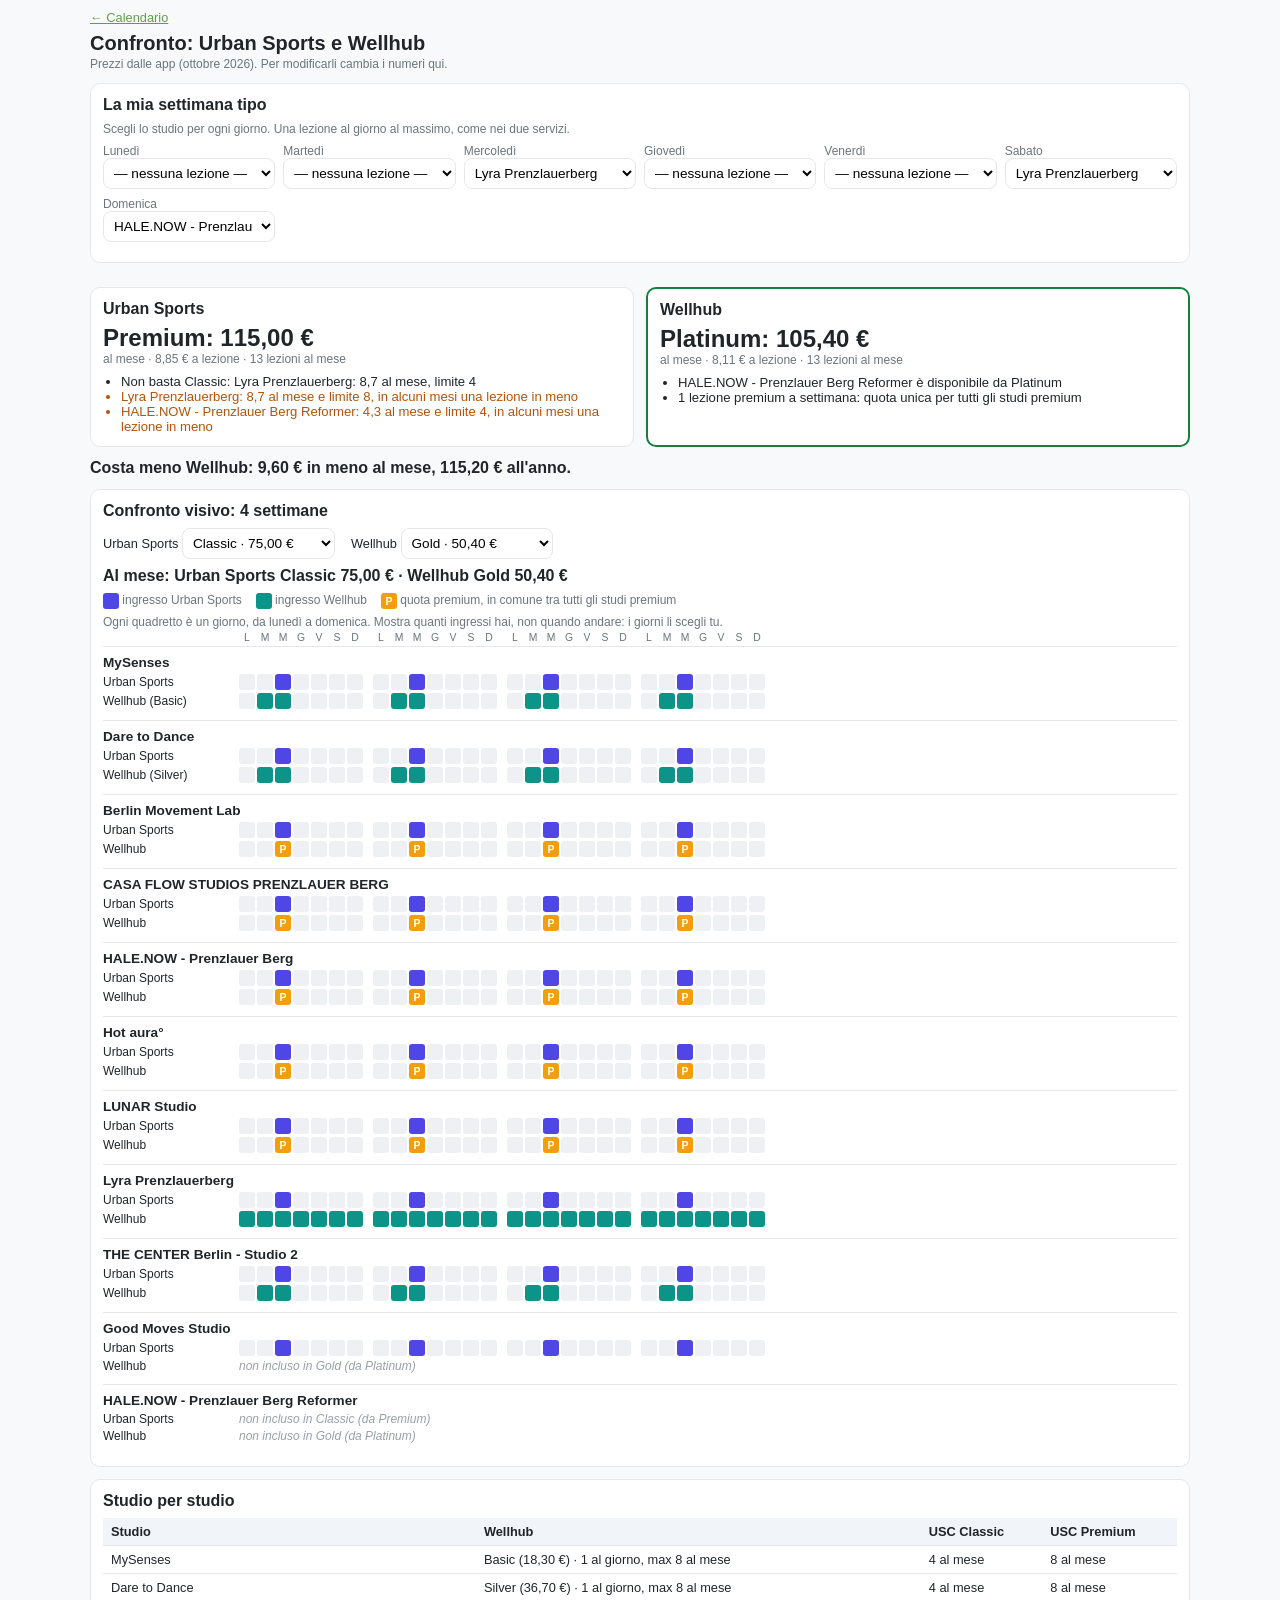
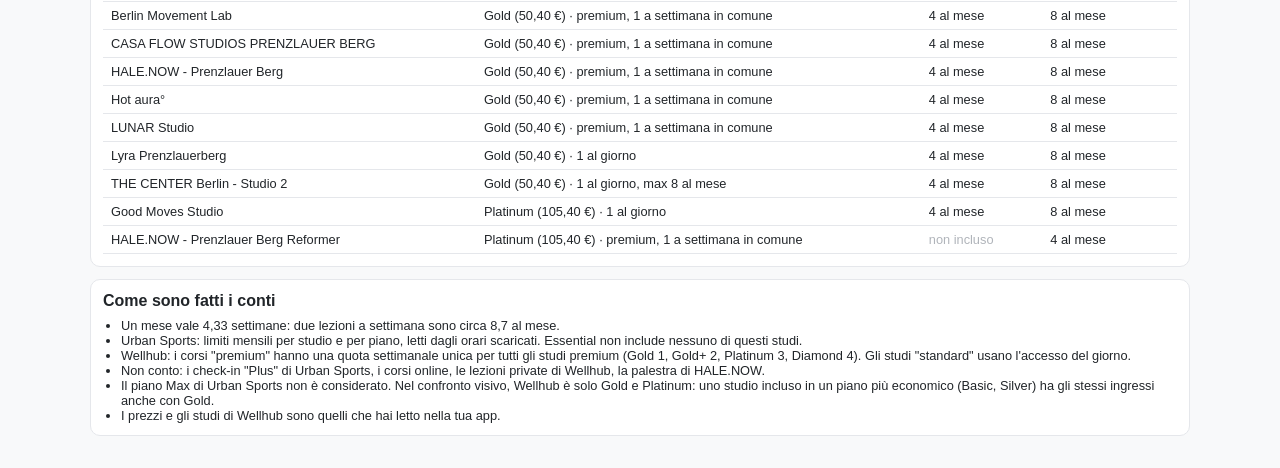
<file: confronto.html>
<!DOCTYPE html>
<html lang="it">
<head>
<meta charset="UTF-8">
<meta name="robots" content="noindex, nofollow">
<meta name="viewport" content="width=device-width, initial-scale=1">
<title>Confronto abbonamenti</title>
<style>
:root{--bg:#f8f9fa;--card:#fff;--text:#212529;--muted:#6c757d;--primary:#6a994e;--border:#e5e7eb;--good:#15803d;--bad:#b91c1c;--warn:#b45309}
*{box-sizing:border-box}
body{margin:0;padding:8px 12px 32px;background:var(--bg);color:var(--text);font-family:-apple-system,BlinkMacSystemFont,"Segoe UI",Roboto,Helvetica,Arial,sans-serif}
header,main{max-width:1100px;margin:0 auto}
header a{font-size:.8rem;color:var(--primary)}
h1{font-size:1.25rem;margin:6px 0 2px}
h2{font-size:1rem;margin:0 0 8px}
.meta,.hint{font-size:.75rem;color:var(--muted)}
.card{background:var(--card);border:1px solid var(--border);border-radius:10px;padding:12px;margin-top:12px}
.week{display:grid;grid-template-columns:repeat(auto-fit,minmax(150px,1fr));gap:8px;margin:8px 0}
.week label{font-size:.75rem;color:var(--muted);display:block}
select{width:100%;padding:6px;border:1px solid var(--border);border-radius:8px;font-size:.85rem;background:#fff}
.two{display:grid;grid-template-columns:repeat(auto-fit,minmax(280px,1fr));gap:12px;margin-top:12px}
.res h3{margin:0 0 6px;font-size:1rem}
.big{font-size:1.5rem;font-weight:700}
.res.win{border:2px solid var(--good)}
.res ul{margin:8px 0 0;padding-left:18px;font-size:.82rem}
.warn{color:var(--warn)}.bad{color:var(--bad)}.ok{color:var(--good)}
.verdict{margin-top:12px;font-weight:600}
.scroll{overflow-x:auto}
table{border-collapse:collapse;width:100%;font-size:.8rem}
th,td{border-bottom:1px solid var(--border);padding:6px 8px;text-align:left;white-space:nowrap}
th{background:#f1f5f9}
td.no{color:#b0b4ba}
.notes ul{font-size:.8rem;padding-left:18px;margin:0}
.vzbar{display:flex;gap:16px;flex-wrap:wrap;font-size:.8rem;margin-bottom:8px}
.vzbar select{width:auto}
.legend{display:flex;gap:14px;flex-wrap:wrap;font-size:.75rem;color:var(--muted);margin-bottom:6px;align-items:center}
.legend .sq{display:inline-flex;vertical-align:middle}
.vz{border-top:1px solid var(--border);padding:8px 0}
.vz-name{font-weight:600;font-size:.85rem;margin-bottom:4px}
.vzr{display:grid;grid-template-columns:130px 1fr;align-items:center;gap:6px;margin:3px 0;font-size:.75rem}
.weeks{display:flex;gap:10px;flex-wrap:wrap}
.wk{display:flex;gap:2px}
.sq{width:16px;height:16px;border-radius:3px;background:#eef0f3;font-size:.65rem;font-weight:700;display:flex;align-items:center;justify-content:center;color:#fff}
.sq.u{background:#4f46e5}.sq.w{background:#0d9488}.sq.p{background:#f59e0b}
.dh{width:16px;text-align:center;font-size:.65rem;color:var(--muted)}
.nota{color:#9aa0a6;font-style:italic}
@media(max-width:600px){.sq,.dh{width:11px}.sq{height:11px}.vzr{grid-template-columns:1fr}}
</style>
</head>
<body>
<header>
  <a href="index.html">← Calendario</a>
  <h1>Confronto: Urban Sports e Wellhub</h1>
  <div class="meta" id="meta">Carico i dati…</div>
</header>
<main>
  <section class="card">
    <h2>La mia settimana tipo</h2>
    <div class="hint">Scegli lo studio per ogni giorno. Una lezione al giorno al massimo, come nei due servizi.</div>
    <div class="week" id="week"></div>
  </section>
  <section class="two" id="result"></section>
  <div class="verdict" id="verdict"></div>
  <section class="card">
    <h2>Confronto visivo: 4 settimane</h2>
    <div class="vzbar">
      <label>Urban Sports <select id="vu"></select></label>
      <label>Wellhub <select id="vw"></select></label>
    </div>
    <div class="verdict" id="vprice" style="margin:0 0 8px"></div>
    <div class="legend">
      <span><span class="sq u"></span> ingresso Urban Sports</span>
      <span><span class="sq w"></span> ingresso Wellhub</span>
      <span><span class="sq p">P</span> quota premium, in comune tra tutti gli studi premium</span>
    </div>
    <div class="hint">Ogni quadretto è un giorno, da lunedì a domenica. Mostra quanti ingressi hai, non quando andare: i giorni li scegli tu.</div>
    <div id="viz"></div>
  </section>
  <section class="card"><h2>Studio per studio</h2><div class="scroll"><table id="table"></table></div></section>
  <section class="card notes"><h2>Come sono fatti i conti</h2><ul>
    <li>Un mese vale 4,33 settimane: due lezioni a settimana sono circa 8,7 al mese.</li>
    <li>Urban Sports: limiti mensili per studio e per piano, letti dagli orari scaricati. Essential non include nessuno di questi studi.</li>
    <li>Wellhub: i corsi "premium" hanno una quota settimanale unica per tutti gli studi premium (Gold 1, Gold+ 2, Platinum 3, Diamond 4). Gli studi "standard" usano l'accesso del giorno.</li>
    <li>Non conto: i check-in "Plus" di Urban Sports, i corsi online, le lezioni private di Wellhub, la palestra di HALE.NOW.</li>
    <li>Il piano Max di Urban Sports non è considerato. Nel confronto visivo, Wellhub è solo Gold e Platinum: uno studio incluso in un piano più economico (Basic, Silver) ha gli stessi ingressi anche con Gold.</li>
    <li>I prezzi e gli studi di Wellhub sono quelli che hai letto nella tua app.</li>
  </ul></section>
</main>
<script>
const WPM = 52 / 12, DAYS = ["Lunedì", "Martedì", "Mercoledì", "Giovedì", "Venerdì", "Sabato", "Domenica"];
const $ = id => document.getElementById(id);
const el = (t, c, x) => { const e = document.createElement(t); if (c) e.className = c; if (x !== undefined) e.textContent = x; return e; };
const eur = n => n.toLocaleString("it-IT", { minimumFractionDigits: 2, maximumFractionDigits: 2 }) + " €";
const num = n => n.toLocaleString("it-IT", { maximumFractionDigits: 1 });
const store = {
  get(k, f) { try { const v = localStorage.getItem(k); return v === null ? f : JSON.parse(v); } catch (e) { return f; } },
  set(k, v) { try { localStorage.setItem(k, JSON.stringify(v)); } catch (e) { } }
};
let cfg, venues = {};
let week = store.get("cw", ["", "", "lyra-prenzlauerberg", "", "", "lyra-prenzlauerberg", "halenow-prenzlauer-berg-pilates-reformer"]);
const people = 1;
const nm = s => (venues[s] || {}).name || s;
const limitOf = (slug, code) => ((venues[slug] || {}).visitLimits || []).find(x => x.name === code);

// Urban Sports: il piano più economico che regge tutti i limiti mensili per studio
function calcUSC(counts) {
  const plans = cfg.usc.plans; let prevFail = [];
  for (let i = 0; i < plans.length; i++) {
    const p = plans[i], fail = [], warn = [];
    for (const [slug, n] of Object.entries(counts)) {
      const lim = limitOf(slug, p.code), monthly = n * WPM;
      if (!lim || !lim.isProvidedByVenue || lim.monthlyLimitVenueAddress == null) { fail.push(`${nm(slug)} non è incluso in ${p.name}`); continue; }
      const cap = lim.monthlyLimitVenueAddress;
      if (cap < 0) continue;
      if (monthly > cap + 1) fail.push(`${nm(slug)}: ${num(monthly)} al mese, limite ${cap}`);
      else if (monthly > cap) warn.push(`${nm(slug)}: ${num(monthly)} al mese e limite ${cap}, in alcuni mesi una lezione in meno`);
    }
    if (!fail.length) return { plan: p, name: p.name, price: p.price, why: i ? [`Non basta ${plans[i - 1].name}: ${prevFail[0]}`] : [], warn };
    prevFail = fail;
  }
  return { none: true, why: prevFail };
}
// Wellhub: piano minimo dello studio più "alto" e quota premium settimanale
function calcWH(counts) {
  const plans = cfg.wellhub.plans, st = cfg.wellhub.studios, why = [], warn = [];
  let minIdx = 0, bind = null, premium = 0;
  for (const [slug, n] of Object.entries(counts)) {
    const s = st[slug];
    if (!s) { warn.push(`${nm(slug)} non è su Wellhub`); continue; }
    const idx = plans.findIndex(p => p.id === s.from);
    if (idx >= minIdx) { minIdx = idx; bind = slug; }
    if (s.type === "premium") premium += n;
    if (s.cap && n * WPM > s.cap) warn.push(`${nm(slug)}: limite ${s.cap} al mese`);
    if (s.note) warn.push(`${nm(slug)}: ${s.note}`);
  }
  if (bind) why.push(`${nm(bind)} è disponibile da ${plans[minIdx].id}`);
  let idx = minIdx;
  while (idx < plans.length && plans[idx].premiumPerWeek < premium) idx++;
  if (idx >= plans.length) return { none: true, why: [`${premium} lezioni premium a settimana sono più della quota di qualsiasi piano`] };
  if (premium) why.push(`${premium} lezion${premium > 1 ? "i" : "e"} premium a settimana: quota unica per tutti gli studi premium${idx > minIdx ? `, serve almeno ${plans[idx].id}` : ""}`);
  return { plan: plans[idx], name: plans[idx].id, price: plans[idx].price, why, warn };
}
function card(title, r, perMonth, win) {
  const c = el("section", "card res" + (win ? " win" : ""));
  c.appendChild(el("h3", null, title));
  if (r.none) { c.appendChild(el("div", "bad", "Nessun piano copre questa settimana")); }
  else {
    c.appendChild(el("div", "big", `${r.name}: ${eur(r.price * people)}`));
    c.appendChild(el("div", "hint", `al mese${people > 1 ? `, ${people} × ${eur(r.price)}` : ""} · ${eur(r.price / perMonth)} a lezione · ${num(perMonth)} lezioni al mese`));
  }
  const ul = el("ul");
  r.why.forEach(t => ul.appendChild(el("li", null, t)));
  (r.warn || []).forEach(t => ul.appendChild(el("li", "warn", t)));
  if (ul.children.length) c.appendChild(ul);
  return c;
}
function render() {
  const counts = {};
  week.forEach(s => { if (s) counts[s] = (counts[s] || 0) + 1; });
  const total = week.filter(Boolean).length, res = $("result"), v = $("verdict");
  res.innerHTML = ""; v.textContent = ""; v.className = "verdict";
  if (!total) { res.appendChild(el("p", "hint", "Scegli almeno un giorno per vedere il confronto.")); return; }
  const perMonth = total * WPM, u = calcUSC(counts), w = calcWH(counts);
  const best = !u.none && !w.none ? (u.price < w.price ? "u" : w.price < u.price ? "w" : "") : (u.none ? (w.none ? "" : "w") : "u");
  res.append(card("Urban Sports", u, perMonth, best === "u"), card("Wellhub", w, perMonth, best === "w"));
  if (!u.none && !w.none && best) {
    const d = Math.abs(u.price - w.price) * people;
    v.textContent = `Costa meno ${best === "u" ? "Urban Sports" : "Wellhub"}: ${eur(d)} in meno al mese, ${eur(d * 12)} all'anno.`;
  } else if (best) v.textContent = `Con questa settimana solo ${best === "u" ? "Urban Sports" : "Wellhub"} copre tutto.`;
}
function buildTable() {
  const st = cfg.wellhub.studios, plans = cfg.wellhub.plans, t = $("table");
  const price = s => plans.find(p => p.id === st[s].from).price;
  const slugs = Object.keys(st).sort((a, b) => price(a) - price(b) || nm(a).localeCompare(nm(b)));
  const head = el("tr"); ["Studio", "Wellhub", ...cfg.usc.plans.map(p => "USC " + p.name)].forEach(h => head.appendChild(el("th", null, h)));
  t.appendChild(head);
  slugs.forEach(s => {
    const tr = el("tr"), w = st[s];
    tr.appendChild(el("td", null, nm(s)));
    tr.appendChild(el("td", null, `${w.from} (${eur(price(s))}) · ${w.type === "premium" ? "premium, 1 a settimana in comune" : "1 al giorno"}${w.cap ? `, max ${w.cap} al mese` : ""}`));
    cfg.usc.plans.forEach(p => {
      const lim = limitOf(s, p.code), ok = lim && lim.isProvidedByVenue && lim.monthlyLimitVenueAddress != null;
      tr.appendChild(el("td", ok ? null : "no", ok ? (lim.monthlyLimitVenueAddress < 0 ? "senza limite" : `${lim.monthlyLimitVenueAddress} al mese`) : "non incluso"));
    });
    t.appendChild(tr);
  });
}
// ---------- confronto visivo ----------
const ORDER = [2, 1, 3, 0, 4, 5, 6], DL = ["L", "M", "M", "G", "V", "S", "D"];   // mercoledì, martedì, giovedì, lunedì...
let vu = store.get("vu", "M"), vw = store.get("vw", "Gold");
const unlimited = () => [0, 1, 2, 3].map(() => [0, 1, 2, 3, 4, 5, 6]);
// ingressi al mese distribuiti sulle 4 settimane: 4 = un mercoledì a settimana, 8 = martedì e mercoledì
const pattern = n => [0, 1, 2, 3].map(w => ORDER.slice(0, Math.min(7, Math.floor(n / 4) + (w < n % 4 ? 1 : 0))));
function weeksEl(days, cls, label) {
  const wrap = el("div", "weeks");
  days.forEach(set => {
    const wk = el("div", "wk");
    for (let d = 0; d < 7; d++) { const on = set.includes(d), q = el("span", "sq" + (on ? " " + cls : "")); if (on && label) q.textContent = label; wk.appendChild(q); }
    wrap.appendChild(wk);
  });
  return wrap;
}
function buildViz() {
  const box = $("viz"), st = cfg.wellhub.studios, plans = cfg.wellhub.plans;
  box.innerHTML = "";
  const pIdx = plans.findIndex(p => p.id === vw), up = cfg.usc.plans.find(p => p.code === vu);
  $("vprice").textContent = `Al mese: Urban Sports ${up.name} ${eur(up.price)} · Wellhub ${vw} ${eur(plans[pIdx].price)}`;
  const price = s => plans.find(p => p.id === st[s].from).price;
  const row = (label, content) => { const r = el("div", "vzr"); r.append(el("div", null, label), content); return r; };
  const head = el("div", "weeks");
  for (let w = 0; w < 4; w++) { const wk = el("div", "wk"); DL.forEach(l => wk.appendChild(el("span", "dh", l))); head.appendChild(wk); }
  box.appendChild(row("", head));
  Object.keys(st).sort((a, b) => price(a) - price(b) || nm(a).localeCompare(nm(b))).forEach(slug => {
    const s = st[slug], blk = el("div", "vz");
    blk.appendChild(el("div", "vz-name", nm(slug)));
    // Urban Sports
    const lim = limitOf(slug, vu), ok = lim && lim.isProvidedByVenue && lim.monthlyLimitVenueAddress != null;
    if (ok) blk.appendChild(row(`Urban Sports`, weeksEl(lim.monthlyLimitVenueAddress < 0 ? unlimited() : pattern(lim.monthlyLimitVenueAddress), "u")));
    else {
      const first = cfg.usc.plans.find(p => { const l = limitOf(slug, p.code); return l && l.isProvidedByVenue && l.monthlyLimitVenueAddress != null; });
      blk.appendChild(row("Urban Sports", el("span", "nota", `non incluso in ${up.name}${first ? ` (da ${first.name})` : ""}`)));
    }
    // Wellhub
    const sIdx = plans.findIndex(p => p.id === s.from), label = "Wellhub" + (sIdx < pIdx ? ` (${s.from})` : "");
    if (sIdx > pIdx) blk.appendChild(row("Wellhub", el("span", "nota", `non incluso in ${vw} (da ${s.from})`)));
    else if (s.type === "premium") blk.appendChild(row(label, weeksEl(Array(4).fill(ORDER.slice(0, plans[pIdx].premiumPerWeek)), "p", "P")));
    else blk.appendChild(row(label, weeksEl(s.cap ? pattern(s.cap) : unlimited(), "w")));
    box.appendChild(blk);
  });
}
function initViz() {
  const su = $("vu"), sw = $("vw");
  cfg.usc.plans.forEach(p => su.appendChild(new Option(`${p.name} · ${eur(p.price)}`, p.code)));
  cfg.wellhub.visual.forEach(id => sw.appendChild(new Option(`${id} · ${eur(cfg.wellhub.plans.find(p => p.id === id).price)}`, id)));
  if (!cfg.usc.plans.some(p => p.code === vu)) vu = cfg.usc.plans[0].code;
  if (!cfg.wellhub.visual.includes(vw)) vw = cfg.wellhub.visual[0];
  su.value = vu; sw.value = vw;
  su.onchange = () => { vu = su.value; store.set("vu", vu); buildViz(); };
  sw.onchange = () => { vw = sw.value; store.set("vw", vw); buildViz(); };
  buildViz();
}
async function init() {
  try {
    const [c, d] = await Promise.all([fetch("confronto.json", { cache: "no-cache" }), fetch("data/corsi.json", { cache: "no-cache" })]);
    if (!c.ok || !d.ok) throw new Error("file non trovato");
    cfg = await c.json(); venues = (await d.json()).venues || {};
  } catch (e) { $("meta").textContent = "Impossibile caricare i dati (" + e.message + ")"; return; }
  $("meta").textContent = cfg.nota;
  const slugs = Object.keys(cfg.wellhub.studios).sort((a, b) => nm(a).localeCompare(nm(b)));
  const box = $("week");
  DAYS.forEach((day, i) => {
    const w = el("div"), l = el("label", null, day), s = el("select");
    s.appendChild(new Option("— nessuna lezione —", ""));
    slugs.forEach(sl => s.appendChild(new Option(nm(sl), sl)));
    s.value = week[i] || "";
    s.onchange = () => { week[i] = s.value; store.set("cw", week); render(); };
    w.append(l, s); box.appendChild(w);
  });
  buildTable(); initViz(); render();
}
init();
</script>
</body>
</html>
</file>
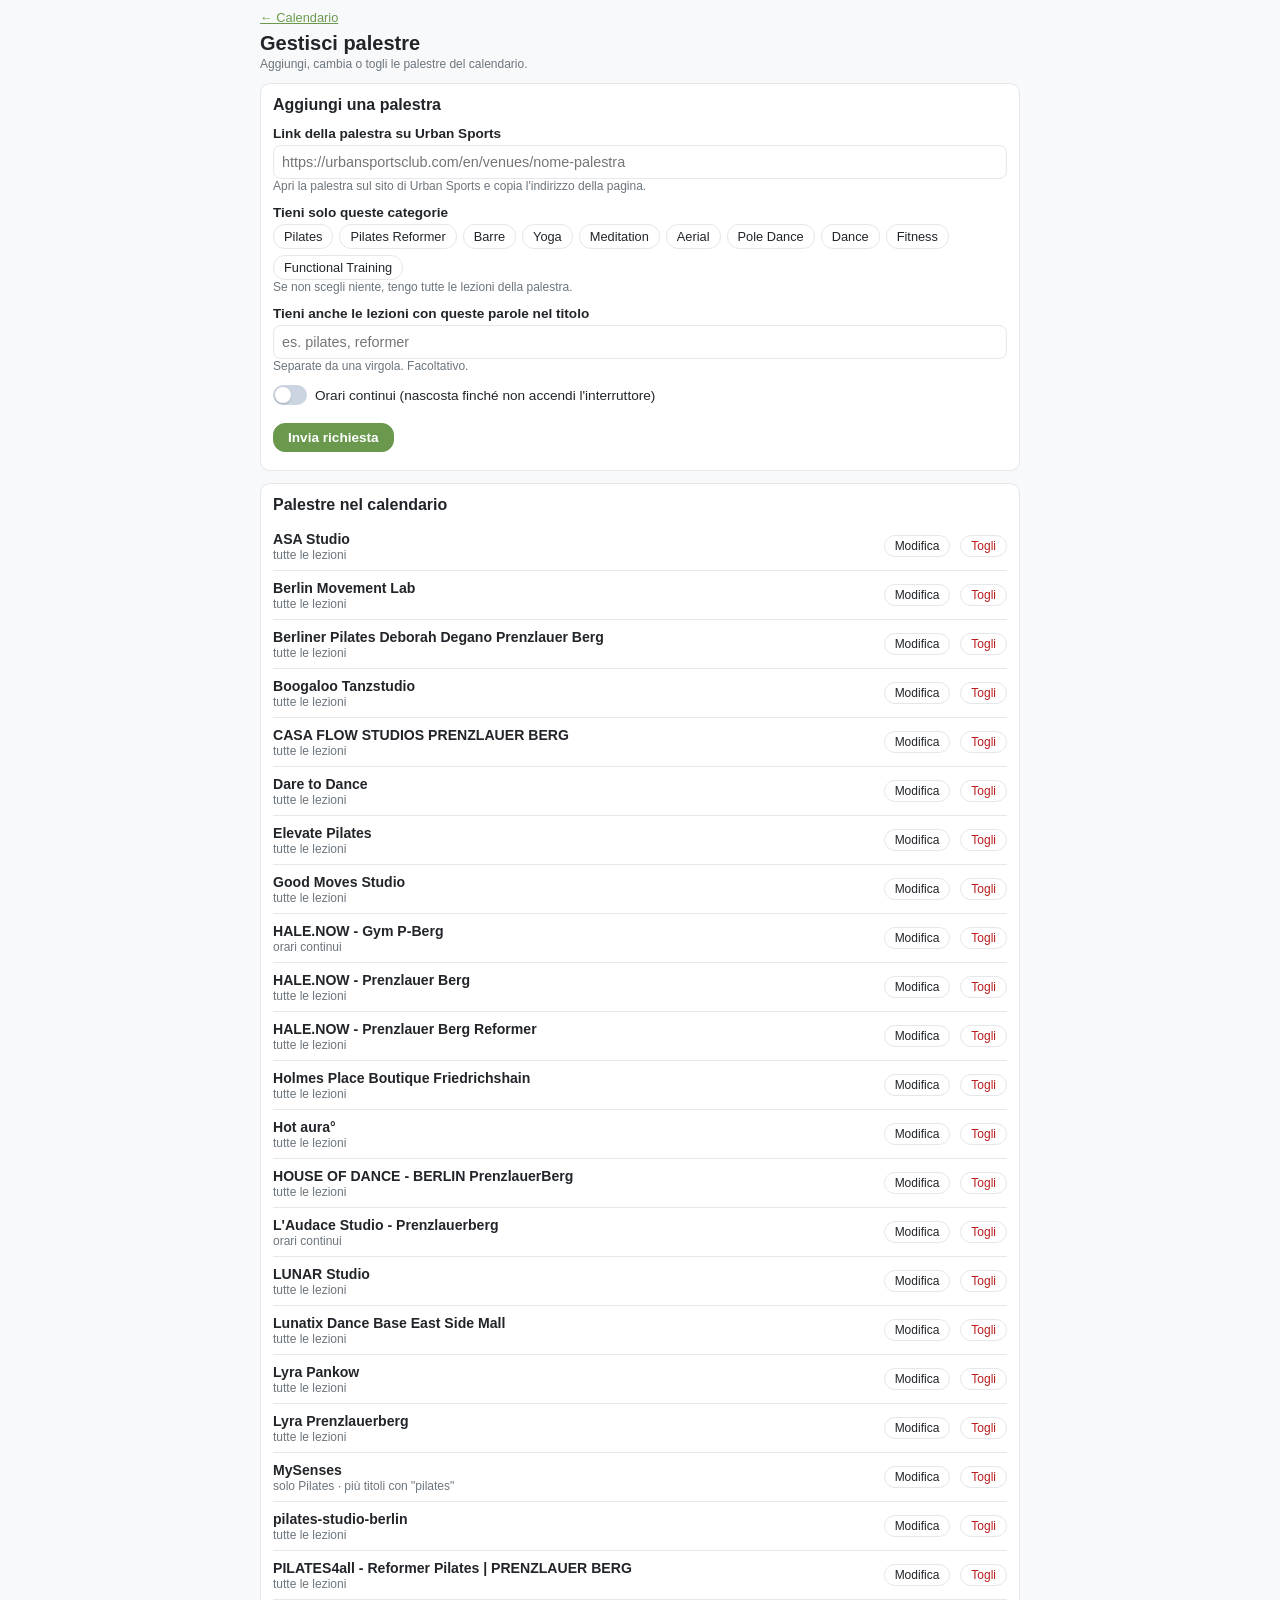
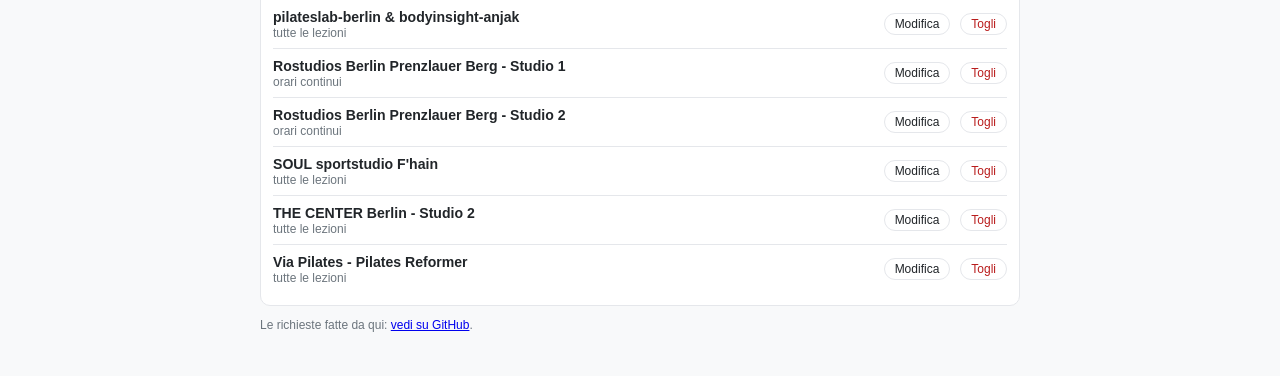
<file: gestisci.html>
<!DOCTYPE html>
<html lang="it">
<head>
<meta charset="UTF-8">
<meta name="robots" content="noindex, nofollow">
<meta name="viewport" content="width=device-width, initial-scale=1">
<title>Gestisci palestre</title>
<style>
:root{--bg:#f8f9fa;--card:#fff;--text:#212529;--muted:#6c757d;--primary:#6a994e;--border:#e5e7eb;--bad:#b91c1c}
*{box-sizing:border-box}
body{margin:0;padding:8px 12px 32px;background:var(--bg);color:var(--text);font-family:-apple-system,BlinkMacSystemFont,"Segoe UI",Roboto,Helvetica,Arial,sans-serif}
header,main{max-width:760px;margin:0 auto}
header a{font-size:.8rem;color:var(--primary)}
h1{font-size:1.25rem;margin:6px 0 2px}
h2{font-size:1rem;margin:0 0 8px}
.meta,.hint{font-size:.75rem;color:var(--muted)}
.card{background:var(--card);border:1px solid var(--border);border-radius:10px;padding:12px;margin-top:12px}
.field{margin:12px 0}
.field > label{display:block;font-weight:600;font-size:.85rem;margin-bottom:4px}
input[type=text],input[type=url]{width:100%;padding:8px;border:1px solid var(--border);border-radius:8px;font-size:.9rem}
.cats{display:flex;flex-wrap:wrap;gap:6px}
.chip{display:inline-flex;align-items:center;gap:4px;border:1px solid var(--border);border-radius:12px;padding:4px 10px;font-size:.8rem;cursor:pointer;user-select:none}
.chip:has(input:checked){background:var(--primary);color:#fff;border-color:var(--primary)}
.chip input{display:none}
.btn{background:var(--card);border:1px solid var(--border);border-radius:12px;padding:6px 14px;font-size:.85rem;cursor:pointer;color:var(--text)}
.btn:hover{border-color:var(--primary)}
.btn.main{background:var(--primary);color:#fff;border-color:var(--primary);font-weight:600}
.btn.small{padding:3px 10px;font-size:.75rem}
.btn.del{color:var(--bad)}
.actions{display:flex;gap:8px;flex-wrap:wrap;align-items:center;margin-top:14px}
.err{color:var(--bad);font-size:.8rem;margin-top:6px}
.ok{background:#eef5ea;border-radius:8px;padding:10px;font-size:.85rem;margin-top:12px}
.switch,.field > label.switch{display:inline-flex;font-weight:400;align-items:center;gap:8px;font-size:.85rem;cursor:pointer;user-select:none}
.switch input{position:absolute;opacity:0;width:0;height:0}
.switch .knob{position:relative;width:34px;height:20px;border-radius:10px;background:#cbd5e1;transition:background .2s;flex-shrink:0}
.switch .knob::after{content:'';position:absolute;top:2px;left:2px;width:16px;height:16px;border-radius:50%;background:#fff;box-shadow:0 1px 2px rgba(0,0,0,.2);transition:transform .2s}
.switch input:checked + .knob{background:var(--primary)}
.switch input:checked + .knob::after{transform:translateX(14px)}
.list .it{display:flex;gap:10px;align-items:center;border-top:1px solid var(--border);padding:8px 0}
.list .it:first-child{border-top:0}
.list .nm{flex:1;min-width:0}
.list .nm b{font-size:.88rem}
.list .nm div{font-size:.75rem;color:var(--muted)}
</style>
</head>
<body>
<header>
  <a href="index.html">← Calendario</a>
  <h1>Gestisci palestre</h1>
  <div class="meta">Aggiungi, cambia o togli le palestre del calendario.</div>
</header>
<main>
  <section class="card" id="formCard">
    <h2 id="formTitle">Aggiungi una palestra</h2>
    <div class="field">
      <label for="link">Link della palestra su Urban Sports</label>
      <input type="url" id="link" placeholder="https://urbansportsclub.com/en/venues/nome-palestra" autocomplete="off">
      <div class="hint">Apri la palestra sul sito di Urban Sports e copia l'indirizzo della pagina.</div>
    </div>
    <div class="field">
      <label>Tieni solo queste categorie</label>
      <div class="cats" id="cats"></div>
      <div class="hint">Se non scegli niente, tengo tutte le lezioni della palestra.</div>
    </div>
    <div class="field">
      <label for="words">Tieni anche le lezioni con queste parole nel titolo</label>
      <input type="text" id="words" placeholder="es. pilates, reformer" autocomplete="off">
      <div class="hint">Separate da una virgola. Facoltativo.</div>
    </div>
    <div class="field">
      <label class="switch"><input type="checkbox" id="allDay"><span class="knob"></span>Orari continui (nascosta finché non accendi l'interruttore)</label>
    </div>
    <div class="actions">
      <button class="btn main" id="send">Invia richiesta</button>
      <button class="btn" id="reset" hidden>Annulla modifica</button>
    </div>
    <div class="err" id="err"></div>
    <div class="ok" id="ok" hidden>
      Si è aperta una pagina di GitHub con la richiesta già scritta.<br>
      <b>Premi il bottone verde "Create"</b> in fondo alla pagina.<br>
      In un paio di minuti la palestra è nel calendario. Quando è fatto, GitHub ti lascia un commento sulla richiesta.
    </div>
  </section>

  <section class="card">
    <h2>Palestre nel calendario</h2>
    <div class="list" id="list"><div class="hint">Carico…</div></div>
  </section>
  <p class="hint">Le richieste fatte da qui: <a id="issues" target="_blank" rel="noopener">vedi su GitHub</a>.</p>
</main>
<script>
const REPO = "Giusteat/plan_26";
const NONE = "__nessuna__";   // "solo parole nel titolo": nessuna categoria tenuta per intero
const BASE_CATS = ["Pilates", "Pilates Reformer", "Barre", "Yoga", "Meditation", "Aerial", "Pole Dance", "Dance", "Fitness", "Functional Training"];
const $ = id => document.getElementById(id);
const el = (t, c, x) => { const e = document.createElement(t); if (c) e.className = c; if (x !== undefined) e.textContent = x; return e; };
let venues = [], names = {}, editing = null;

const slugFrom = link => {
  link = (link || "").trim();
  const m = link.match(/urbansportsclub\.com\/(?:[a-z]{2}\/)?venues\/([^/?#\s]+)/i);
  const s = (m ? m[1] : link).replace(/^\/+|\/+$/g, "").toLowerCase();
  return /^[a-z0-9][a-z0-9-]{0,120}$/.test(s) ? s : null;
};
const urlOf = slug => `https://urbansportsclub.com/en/venues/${slug}`;
const nm = slug => names[slug] || slug;

function describe(v) {
  const parts = [];
  const cats = (v.only_categories || []).filter(c => c !== NONE);
  if (cats.length) parts.push("solo " + cats.join(", "));
  if ((v.or_title_contains || []).length) parts.push((cats.length ? "più titoli con " : "solo titoli con ") + v.or_title_contains.map(w => `"${w}"`).join(", "));
  if (v.all_day) parts.push("orari continui");
  return parts.join(" · ") || "tutte le lezioni";
}

function buildCats(extra) {
  const box = $("cats"), chosen = new Set([...box.querySelectorAll("input:checked")].map(i => i.value));
  box.innerHTML = "";
  [...new Set([...BASE_CATS, ...extra])].forEach(c => {
    const l = el("label", "chip"), i = el("input");
    i.type = "checkbox"; i.value = c; i.checked = chosen.has(c);
    l.append(i, document.createTextNode(c));
    box.appendChild(l);
  });
}

function fill(v) {
  editing = v ? v.slug : null;
  $("formTitle").textContent = v ? `Modifica: ${nm(v.slug)}` : "Aggiungi una palestra";
  $("link").value = v ? urlOf(v.slug) : "";
  $("link").readOnly = !!v;
  const cats = v ? (v.only_categories || []).filter(c => c !== NONE) : [];
  buildCats(cats);
  $("cats").querySelectorAll("input").forEach(i => { i.checked = cats.includes(i.value); });
  $("words").value = v ? (v.or_title_contains || []).join(", ") : "";
  $("allDay").checked = !!(v && v.all_day);
  $("reset").hidden = !v;
  $("err").textContent = ""; $("ok").hidden = true;
}

function openRequest(action, slug, req) {
  const verb = { aggiungi: "Aggiungi", modifica: "Modifica", rimuovi: "Togli" }[action];
  const title = `[palestra] ${verb} ${slug}`;
  const body = `${verb} la palestra ${urlOf(slug)}\n\nPremi il bottone verde qui sotto per confermare.\n\n<!-- Non modificare il blocco qui sotto -->\n\`\`\`json\n${JSON.stringify({ azione: action, link: urlOf(slug), ...req })}\n\`\`\`\n`;
  window.open(`https://github.com/${REPO}/issues/new?title=${encodeURIComponent(title)}&body=${encodeURIComponent(body)}`, "_blank", "noopener");
}

$("send").onclick = () => {
  $("err").textContent = ""; $("ok").hidden = true;
  const slug = slugFrom($("link").value);
  if (!slug) { $("err").textContent = "Il link non sembra giusto. Deve essere tipo https://urbansportsclub.com/en/venues/nome-palestra"; return; }
  if (!editing && venues.some(v => v.slug === slug)) { $("err").textContent = `${nm(slug)} è già nel calendario. Usa "Modifica" nella lista qui sotto.`; return; }
  const cats = [...$("cats").querySelectorAll("input:checked")].map(i => i.value);
  const words = $("words").value.split(",").map(w => w.trim()).filter(Boolean);
  openRequest(editing ? "modifica" : "aggiungi", slug, { only_categories: cats, or_title_contains: words, all_day: $("allDay").checked });
  $("ok").hidden = false;
};
$("reset").onclick = () => fill(null);

function renderList() {
  const box = $("list");
  box.innerHTML = "";
  [...venues].sort((a, b) => nm(a.slug).localeCompare(nm(b.slug))).forEach(v => {
    const it = el("div", "it"), n = el("div", "nm");
    n.append(el("b", null, nm(v.slug)), el("div", null, describe(v)));
    const ed = el("button", "btn small", "Modifica");
    ed.onclick = () => { fill(v); $("formCard").scrollIntoView({ behavior: "smooth" }); };
    const del = el("button", "btn small del", "Togli");
    del.onclick = () => { if (confirm(`Togliere ${nm(v.slug)} dal calendario?`)) openRequest("rimuovi", v.slug, {}); };
    it.append(n, ed, del);
    box.appendChild(it);
  });
}

async function init() {
  $("issues").href = `https://github.com/${REPO}/issues?q=is%3Aissue+%5Bpalestra%5D`;
  buildCats([]);
  try {
    const [v, d] = await Promise.all([fetch("scraper/venues.json", { cache: "no-cache" }), fetch("data/corsi.json", { cache: "no-cache" })]);
    if (!v.ok) throw new Error("HTTP " + v.status);
    venues = await v.json();
    if (d.ok) {
      const data = await d.json();
      Object.values(data.venues || {}).forEach(x => { names[x.slug] = x.name; });
      buildCats([...new Set((data.classes || []).map(c => (c.category || {}).name).filter(Boolean))].sort());
    }
  } catch (e) { $("list").innerHTML = ""; $("list").appendChild(el("div", "err", "Impossibile caricare la lista (" + e.message + ")")); return; }
  renderList();
}
init();
</script>
</body>
</html>
</file>
